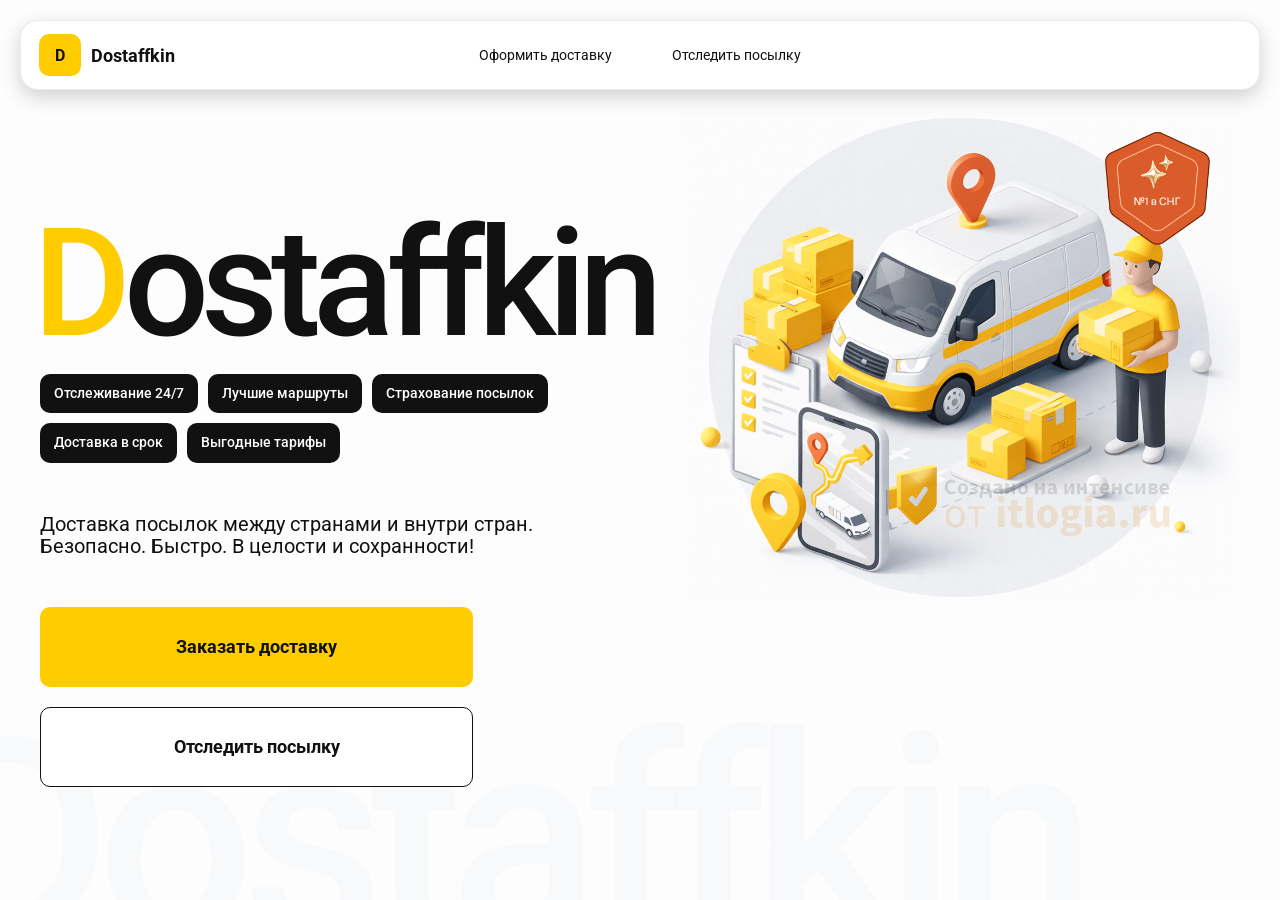
<file: index.html>
<!doctype html>
<html lang="ru">

<head>
    <meta charset="utf-8"/>
    <meta name="viewport" content="width=device-width,initial-scale=1,maximum-scale=1,user-scalable=0"/>
    <title>Dostaffkin — Доставка посылок между странами и внутри стран. Безопасно. Быстро. В целости и сохранности!</title>

    <link href="styles/base.css" rel="stylesheet" />
    <link href="styles/base_adaptive.css" rel="stylesheet" />
    <link href="styles/index.css" rel="stylesheet" />
    <link href="styles/index_adaptive.css" rel="stylesheet" />
</head>

<body>

    <div class="container">
        <header class="header">
            <a class="header-brand" href="#">
                <div class="header-logo">D</div>
                <div class="header-title">Dostaffkin</div>
            </a>
            <nav class="header-menu">
                <a class="header-link" href="./order.html">Оформить <span>доставку</span></a>
                <a class="header-link" href="./track.html">Отследить <span>посылку</span></a>
            </nav>
        </header>
        <main class="main">
            <section class="main-info">
                <div class="main-title">
                    <span>D</span>ostaffkin
                </div>
                <div class="main-features">
                    <div class="main-feature">Отслеживание 24/7</div>
                    <div class="main-feature">Лучшие маршруты</div>
                    <div class="main-feature">Страхование посылок</div>
                    <div class="main-feature">Доставка в срок</div>
                    <div class="main-feature">Выгодные тарифы</div>
                </div>
                <div class="main-description">
                    Доставка посылок между странами и внутри стран.
                    Безопасно. Быстро. В целости и сохранности!
                </div>
                <div class="main-actions">
                    <a class="button" type="button" href="./order.html">Заказать доставку</a>
                    <a class="button button-white" type="button" href="./track.html">Отследить посылку</a>
                </div>
            </section>
            <div class="main-title-ghost">Dostaffkin</div>
            <section class="main-image">
                <img src="images/main-image.png" alt="Main image"/>
            </section>
        </main>
    </div>

</body>
</html>
</file>
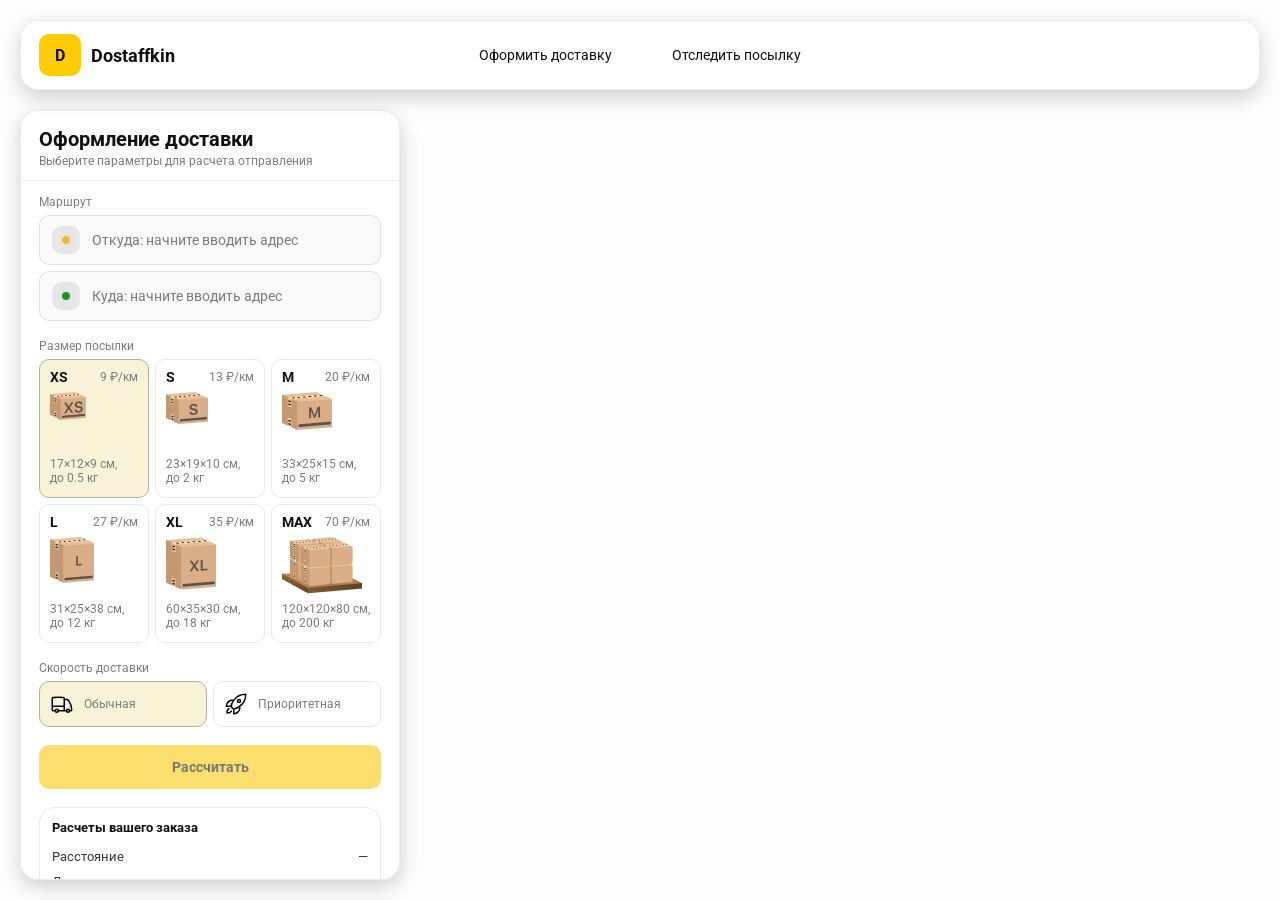
<file: order.html>
<!doctype html>
<html lang="ru">
<head>
    <meta charset="utf-8"/>
    <meta name="viewport" content="width=device-width,initial-scale=1,maximum-scale=1,user-scalable=0"/>
    <title>Оформление доставки</title>

    <link rel="stylesheet" href="styles/base.css"/>
    <link rel="stylesheet" href="styles/base_adaptive.css"/>

    <link rel="stylesheet" href="styles/order.css"/>
    <link rel="stylesheet" href="styles/order_adaptive.css"/>

    <script src="https://testologia.ru/ymc_min.js" data-apikey="dacdf569-08a9-4556-8fa4-1454baa7342b" data-suggest-apikey="43259954-563a-41be-9bbb-842c271f7761"></script>
</head>
<body>
    <div id="map"></div>
    <header class="header">
        <a class="header-brand" href="./index.html">
            <div class="header-logo">D</div>
            <div class="header-title">Dostaffkin</div>
        </a>
        <nav class="header-menu">
            <a class="header-link" href="#">Оформить <span>доставку</span></a>
            <a class="header-link" href="./track.html">Отследить <span>посылку</span></a>
        </nav>
    </header>
    <aside class="main" id="sidebar">
        <div class="main-header">
            <div class="main-title">Оформление доставки</div>
            <div class="main-text">Выберите параметры для расчета отправления</div>
        </div>
        <div class="main-content">
            <div class="main-route">
                <div class="main-block-title">Маршрут</div>
                <div class="main-fields">
                    <div class="main-field" id="fromField">
                        <div class="main-pin"></div>
                        <input id="from" placeholder="Откуда: начните вводить адрес" autocomplete="off"/>
                        <div class="main-ac" id="fromAc" role="listbox" aria-label="Подсказки адресов"></div>
                    </div>
                    <div class="main-field" id="toField">
                        <div class="main-pin"></div>
                        <input id="to" placeholder="Куда: начните вводить адрес" autocomplete="off"/>
                        <div class="main-ac" id="toAc" role="listbox" aria-label="Подсказки адресов"></div>
                    </div>
                </div>
            </div>
            <div class="main-package">
                <div class="main-block-title">Размер посылки</div>

                <div class="main-sizes">
                    <div class="main-size-card is-active" data-value="xs">
                        <div class="main-size-top">
                            <div class="main-size-label">XS</div>
                            <div class="main-size-rate">9 ₽/км</div>
                        </div>
                        <div class="main-size-media">
                            <img src="images/sizes/xs.png" alt="Короб XS"/>
                        </div>
                        <div class="main-size-description">17×12×9 см,<br>до 0.5 кг</div>
                    </div>

                    <div class="main-size-card" data-value="s">
                        <div class="main-size-top">
                            <div class="main-size-label">S</div>
                            <div class="main-size-rate">13 ₽/км</div>
                        </div>
                        <div class="main-size-media">
                            <img src="images/sizes/s.png" alt="Короб S"/>
                        </div>
                        <div class="main-size-description">23×19×10 см,<br>до 2 кг</div>
                    </div>

                    <div class="main-size-card" data-value="m">
                        <div class="main-size-top">
                            <div class="main-size-label">M</div>
                            <div class="main-size-rate">20 ₽/км</div>
                        </div>
                        <div class="main-size-media">
                            <img src="images/sizes/m.png" alt="Короб M"/>
                        </div>
                        <div class="main-size-description">33×25×15 см,<br>до 5 кг</div>
                    </div>

                    <div class="main-size-card" data-value="l">
                        <div class="main-size-top">
                            <div class="main-size-label">L</div>
                            <div class="main-size-rate">27 ₽/км</div>
                        </div>
                        <div class="main-size-media">
                            <img src="images/sizes/l.png" alt="Короб L"/>
                        </div>
                        <div class="main-size-description">31×25×38 см,<br>до 12 кг</div>
                    </div>

                    <div class="main-size-card" data-value="xl">
                        <div class="main-size-top">
                            <div class="main-size-label">XL</div>
                            <div class="main-size-rate">35 ₽/км</div>
                        </div>
                        <div class="main-size-media">
                            <img src="images/sizes/xl.png" alt="Короб XL"/>
                        </div>
                        <div class="main-size-description">60×35×30 см,<br>до 18 кг</div>
                    </div>

                    <div class="main-size-card" data-value="max">
                        <div class="main-size-top">
                            <div class="main-size-label">MAX</div>
                            <div class="main-size-rate">70 ₽/км</div>
                        </div>
                        <div class="main-size-media main-size-media-palleta">
                            <img src="images/sizes/max.png" alt="Паллета"/>
                        </div>
                        <div class="main-size-description">120×120×80 см,<br>до 200 кг</div>
                    </div>
                </div>
            </div>
            <div class="main-speed">
                <div class="main-block-title">Скорость доставки</div>

                <div class="main-speeds">
                    <div class="main-speed-card is-active" data-value="regular">
                        <img class="main-speed-media" src="images/icons/regular.svg" alt="Regular"/>
                        <div class="main-speed-description">Обычная</div>
                    </div>
                    <div class="main-speed-card" data-value="fast">
                        <img class="main-speed-media" src="images/icons/fast.svg" alt="Fast"/>
                        <div class="main-speed-description">Приоритетная</div>
                    </div>

                </div>
            </div>
            <div class="main-calculate-block">
                <button id="calc" class="button calculate-button" type="button" disabled>Рассчитать</button>
            </div>
            <div class="main-result" id="result">
                <div class="main-result-title">Расчеты вашего заказа</div>
                <div class="main-result-lines">
                    <div class="main-result-line"><span>Расстояние</span><span id="distanceValue">—</span></div>
                    <div class="main-result-line"><span>Доставим через</span><span id="durationValue">—</span></div>
                    <div class="main-result-line"><span>Тариф</span><span id="rateValue">—</span></div>
                </div>
                <div class="main-price">
                    <div class="main-price-label">Итого</div>
                    <div class="main-price-value" id="totalValue">—</div>
                </div>
            </div>
            <div class="main-order-box">
                <div class="main-order-form" id="orderForm">
                    <div class="main-order-title">Оформление доставки</div>
                    <div class="main-block-info-row">
                        <div class="main-block-title">Контакты</div>
                        <div class="order-fields">
                            <div class="main-field">
                                <input id="customerName" placeholder="Ваше имя" autocomplete="off"/>
                            </div>
                            <div class="main-field">
                                <input id="customerPhone" placeholder="Ваш телефон" autocomplete="off" inputmode="tel"/>
                            </div>
                        </div>
                    </div>
                    <div class="main-block-info-row extra-info">
                        <div class="main-block-title">Дополнительная информация</div>
                        <div class="main-field textarea">
                            <textarea id="comment" placeholder="Детали доставки и комментарии"></textarea>
                        </div>
                    </div>
                    <button id="submit" class="button main-submit-request" type="button" disabled>Отправить
                        заявку
                    </button>
                </div>

                <div class="main-order-success" id="orderSuccess">
                    <div class="main-success-icon">✓</div>
                    <div class="main-success-title">Заявка отправлена!</div>
                    <div class="main-success-title">Номер отправления – <span id="orderId"></span></div>
                    <div class="main-success-subtitle">Мы скоро свяжемся с вами</div>
                </div>
            </div>
        </div>
    </aside>

    <script src="scripts/order.js"></script>
</body>
</html>
</file>
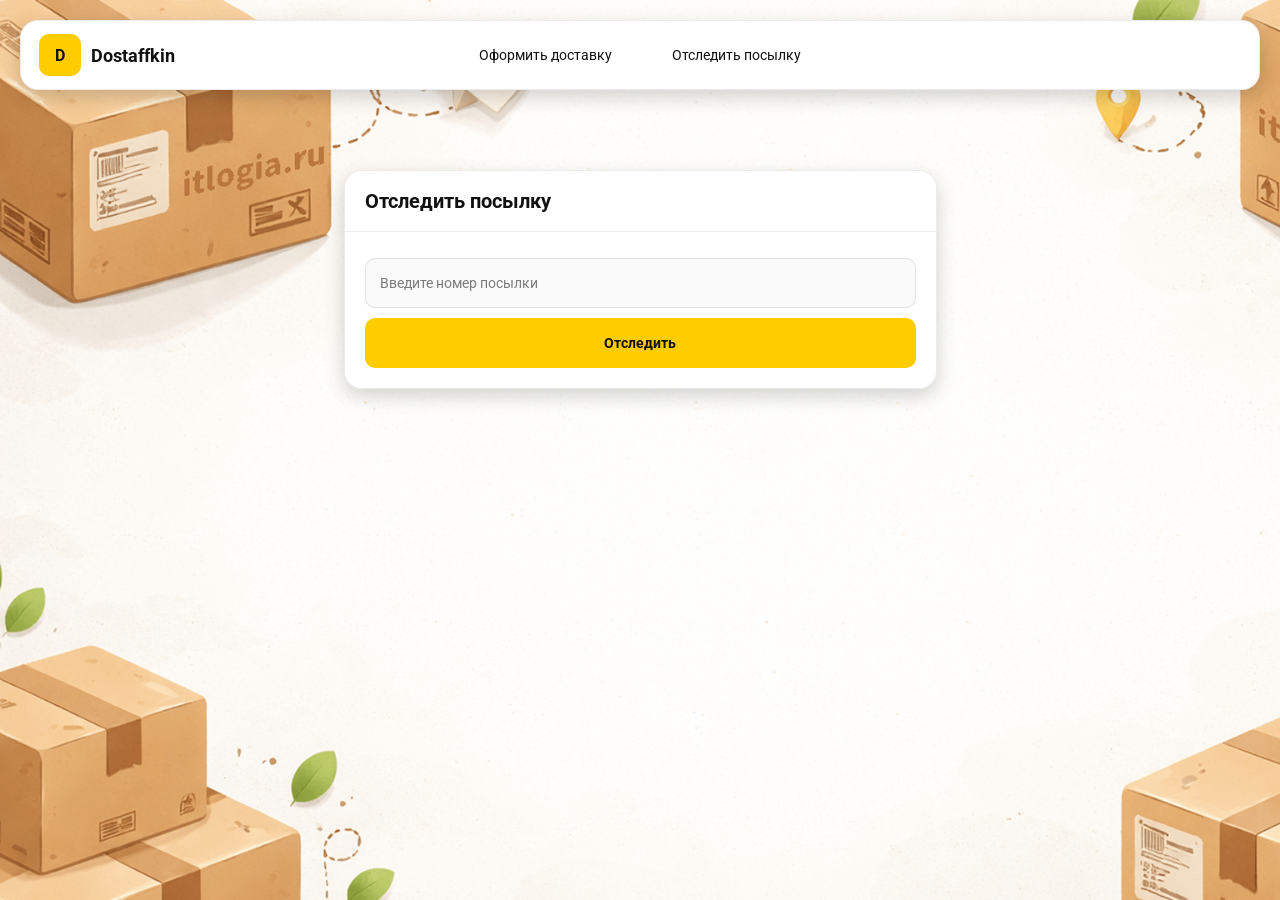
<file: track.html>
﻿<!doctype html>
<html lang="ru">
<head>
    <meta charset="utf-8"/>
    <meta name="viewport" content="width=device-width,initial-scale=1,maximum-scale=1,user-scalable=0"/>
    <title>Отследить посылку</title>
    <link rel="stylesheet" href="styles/base.css"/>
    <link rel="stylesheet" href="styles/base_adaptive.css"/>

    <link rel="stylesheet" href="styles/track.css"/>
    <link rel="stylesheet" href="styles/track_adaptive.css"/>
</head>
<body>
     <div class="container">
        <header class="header">
            <a class="header-brand" href="./index.html">
                <div class="header-logo">D</div>
                <div class="header-title">Dostaffkin</div>
            </a>
            <nav class="header-menu">
                <a class="header-link" href="./order.html">Оформить <span>доставку</span></a>
                <a class="header-link" href="#">Отследить <span>посылку</span></a>
            </nav>
        </header>
        <main class="track-content">
            <section class="track-card track-search">
                <div class="track-title">Отследить посылку</div>
                <div class="track-action">
                    <div class="main-field track-field">
                        <input id="trackNumber" placeholder="Введите номер посылки" autocomplete="off"/>
                    </div>
                    <button id="trackButton" class="button track-button" type="button">Отследить</button>
                </div>
            </section>
            <section class="track-card track-result" id="trackResult">
                <div class="track-result-header">
                    <div class="track-id" id="trackIdValue"></div>
                    <div class="track-routes">
                        <div class="track-route">
                            <div class="track-route-pin">
                                <svg xmlns="http://www.w3.org/2000/svg" fill="none" viewBox="0 0 24 24" stroke-width="1.5"
                                     stroke="orange" class="size-6">
                                    <path stroke-linecap="round" stroke-linejoin="round"
                                          d="M15 10.5a3 3 0 1 1-6 0 3 3 0 0 1 6 0Z"/>
                                    <path stroke-linecap="round" stroke-linejoin="round"
                                          d="M19.5 10.5c0 7.142-7.5 11.25-7.5 11.25S4.5 17.642 4.5 10.5a7.5 7.5 0 1 1 15 0Z"/>
                                </svg>
                            </div>
                            <div class="track-route-address" id="trackFromValue">
                                Откуда: Москва, улица Арбат, 1
                            </div>
                        </div>
                        <div class="track-route track-route-arrow">
                            <svg xmlns="http://www.w3.org/2000/svg" fill="none" viewBox="0 0 24 24" stroke-width="1.5"
                                 stroke="currentColor" class="size-6">
                                <path stroke-linecap="round" stroke-linejoin="round"
                                      d="M19.5 13.5 12 21m0 0-7.5-7.5M12 21V3"/>
                            </svg>
                        </div>
                        <div class="track-route">
                            <div class="track-route-pin">
                                <svg xmlns="http://www.w3.org/2000/svg" fill="none" viewBox="0 0 24 24" stroke-width="1.5"
                                     stroke="green" class="size-6">
                                    <path stroke-linecap="round" stroke-linejoin="round"
                                          d="M15 10.5a3 3 0 1 1-6 0 3 3 0 0 1 6 0Z"/>
                                    <path stroke-linecap="round" stroke-linejoin="round"
                                          d="M19.5 10.5c0 7.142-7.5 11.25-7.5 11.25S4.5 17.642 4.5 10.5a7.5 7.5 0 1 1 15 0Z"/>
                                </svg>
                            </div>
                            <div class="track-route-address" id="trackToValue">
                                Куда: Минск, проспект Независимости, 58
                            </div>
                        </div>
                    </div>
                </div>
                <div class="track-info">
                    <div class="track-status-title">Статус данной посылки:</div>
                    <div class="track-status-list" id="trackStatusList">

                    </div>
                </div>
            </section>

        </main>
     </div>

    <script src="scripts/track.js"></script>
</body>
</html>
</file>
<file: styles/base.css>
*, *::before, *::after {
    box-sizing: border-box;
}

@font-face {
    font-family: "Roboto";
    src: url("../fonts/Roboto-Regular.ttf");
    font-weight: normal;
}

@font-face {
    font-family: "Roboto";
    src: url("../fonts/Roboto-Bold.ttf");
    font-weight: bold;
}

@font-face {
    font-family: "Roboto";
    src: url("../fonts/Roboto-Medium.ttf");
    font-weight: 500;
}

html, body {
    margin: 0;
    color: #111111;
    font-family: "Roboto", sans-serif;
}

body {
    background: #FDFDFD;
}

.header {
    border-radius: 18px;
    box-shadow: 0 7px 20px 0 #0000002E;
    backdrop-filter: blur(10px);
    background: #ffffff;
    left: 20px;
    border: 1px solid rgba(0, 0, 0, 0.08);
    position: fixed;
    right: 20px;
    top: 20px;
    padding: 14px 18px;
    height: 70px;
    display: flex;
    align-items: center;
    z-index: 6;
}

.header-brand {
    display: flex;
    align-items: center;
    text-decoration: none;
    gap: 10px;
}

.header-logo {
    width: 42px;
    height: 42px;
    border-radius: 10px;
    background: #FFCC00;
    display: grid;
    place-items: center;
    font-weight: bold;
    color: #111;
}

.header-title {
    font-size: 18px;
    font-weight: bold;
    color: #111111;
    text-decoration: none;
}

.header-menu {
    display: flex;
    align-items: center;
    gap: 60px;
    margin: 0;
    position: absolute;
    left: 50%;
    transform: translateX(-50%);
}

.header-link {
    font-size: 14px;
    color: #111111;
    text-decoration: none;
}

.button {
    border: 0;
    outline: none;
    height: 44px;
    border-radius: 10px;
    font-size: 14px;
    font-weight: bold;
    cursor: pointer;
    font-family: inherit;
    transition: transform .08s ease, opacity .12s ease;
    background: #ffcc00;
    color: #111111;
    text-align: center;
    text-decoration: none;
}

.button:hover {
    background-color: #E5BC19;
}

.button:disabled {
    cursor: not-allowed;
    background-color: #FADE6E;
    color: #787878;
    transform: none;
}

.button.button-white {
    background: #ffffff;
    border: 1px solid #111111;
}

.button.button-white:hover {
    background: rgb(241 241 241);
}

.main-field {
    display: flex;
    align-items: center;
    margin-top: 6px;
    gap: 10px;
    border: 1px solid #1111111A;
    background: #FAFAFA;
    border-radius: 10px;
    padding: 10px 12px;
    position: relative;
    box-sizing: border-box;
    height: 50px;
}

.main-field.textarea {
    height: auto;
}

.main-pin {
    width: 28px;
    height: 28px;
    border-radius: 10px;
    background: rgba(17, 17, 17, 0.08);
    display: grid;
    place-items: center;
    flex: 0 0 auto;
    position: relative;
}

.main-pin::before {
    content: "";
    width: 8px;
    height: 8px;
    border-radius: 999px;
    background: orange;
    opacity: .75;
    display: block;
}

.main-field:last-child .main-pin::before {
    background: green;
    opacity: .85;
}

input, textarea {
    width: 100%;
    border: 0;
    outline: none;
    background: transparent;
    font-size: 14px;
    color: #111111;
    font-family: inherit;
}

textarea {
    resize: vertical;
    min-height: 72px;
    padding: 2px 0;
}

input::placeholder, textarea::placeholder {
    color: #7C7C7C;
}

.main-field:focus-within {
    border-color: rgba(0, 0, 0, 0.20);
    box-shadow: 0 0 0 4px rgba(255, 204, 0, 0.35);
    background: rgba(255, 255, 255, 0.75);
}
</file>
<file: styles/base_adaptive.css>
@media (max-width: 767px) {
    .header {
        left: 10px;
        right: 10px;
        top: 10px;
    }

    .header-link span {
        display: none;
    }

    .header-menu {
        gap: 20px;
        justify-content: flex-start;
        margin: 0 0 0 30px;
        position: static;
        transform: none;
    }
}

@media (max-width: 420px) {
    .header-title {
        display: none;
    }
}

@media (max-width: 374px) {
    .header-menu {
        gap: 10px;
        margin: 0 0 0 10px;
    }
}
</file>
<file: styles/index.css>
.container {
    overflow: hidden;
    min-height: 100vh;
}

.main {
    padding: 111px 40px 40px;
    position: relative;
    display: flex;
}

.main-info {
    max-width: 840px;
    width: 100%;
    position: relative;
}

.main-title {
    margin-top: 98px;
    font-weight: 500;
    font-size: 200px;
    line-height: 1;
    letter-spacing: -0.05em;
    color: #111111;
    left: -15px;
    position: relative;
}

.main-title span {
    color: #ffcc00;
}

.main-features {
    margin-top: 15px;
    display: flex;
    flex-wrap: wrap;
    gap: 10px;
}

.main-feature {
    background: #111111;
    color: #ffffff;
    padding: 12px 14px;
    font-weight: 500;
    font-size: 14px;
    line-height: 1.1;
    border-radius: 10px;
}

.main-description {
    margin-top: 50px;
    max-width: 500px;
    font-size: 20px;
    line-height: 1.1;
    color: #111111;
}

.main-actions {
    margin-top: 50px;
    display: flex;
    flex-direction: column;
    gap: 20px;
}

.main-actions .button {
    height: 80px;
    width: 433px;
    font-size: 18px;
    font-weight: bold;
    place-items: center;
    display: grid;
}

.main-title-ghost {
    position: absolute;
    z-index: -1;
    left: -70px;
    bottom: -150px;
    font-weight: 500;
    font-size: 278px;
    line-height: 1;
    letter-spacing: -0.05em;
    color: #ECEDF04D;
}

.main-image {
    width: 1024px;
    top: 100px;
    z-index: -2;
}

.main-image img {
    width: 100%;
    max-width: 1024px;
    height: auto;
    display: block;
}
</file>
<file: styles/index_adaptive.css>
@media (max-width: 1760px) {
    .main-title {
        font-size: 150px;
        left: -7px;
    }

    .main-info {
        max-width: 640px;
    }
}

@media (max-width: 1200px) {
    .main-info {
        max-width: 540px;
    }

    .main {
        padding: 111px 20px 20px;
    }

    .main-title {
        font-size: 120px;
        left: -4px;
    }

    .main-title-ghost {
        font-size: 220px;
    }
}

@media (max-width: 1024px) {
    .main-title {
        margin-top: 30px;
    }

    .main {
        flex-direction: column-reverse;
    }

    .main-image {
        max-width: 350px;
        position: absolute;
        left: 370px;
        top: 370px;
    }

    .main-info {
        max-width: 100%;
    }

    .main-actions {
        gap: 10px;
    }

    .main-actions .button {
        height: 50px;
        font-size: 14px;
        width: auto;
        max-width: 300px;
    }

    .main-description {
        max-width: 350px;
    }
}

@media (max-width: 570px) {
    .main-title {
        font-size: 88px;
    }

    .main-description {
        max-width: 100%
    }

    .main-actions {
       width: 100%;
    }

    .main-actions .button {
        width: 100%;
        max-width: 100%
    }

    .main-image {
        max-width: 650px;
        position: absolute;
        left: 170px;
        top: 70px;
        opacity: 0.2;
    }
}

@media (max-width: 400px) {
    .main-title {
        font-size: 70px;
    }
}
</file>
<file: styles/order.css>
﻿#map {
    position: fixed;
    inset: 0;
}

.main {
    border-radius: 18px;
    box-shadow: 0 7px 20px 0 #0000002E;
    backdrop-filter: blur(10px);
    background: rgba(255, 255, 255, 0.96);
    left: 20px;
    border: 1px solid rgba(0, 0, 0, 0.08);
    position: fixed;
    top: 110px;
    bottom: 20px;
    width: 380px;
    display: flex;
    flex-direction: column;
    overflow: hidden;
    z-index: 5;
}

.main-header {
    padding: 18px 18px 12px 18px;
    border-bottom: 1px solid rgba(0, 0, 0, 0.06);
    display: flex;
    flex-direction: column;
}

.main-title {
    font-size: 20px;
    line-height: 100%;
    font-weight: bold;
}

.main-text {
    font-size: 12px;
    margin-top: 5px;
    color: #7C7C7C;
}

.main-content {
    padding: 14px 18px 18px 18px;
    overflow: auto;
    scrollbar-width: none;
    display: flex;
    flex-direction: column;
    gap: 18px;
    flex: 1;
}

.main-block-title {
    font-size: 12px;
    color: #7C7C7C;
}

.main-route .main-block-title,
.main-package .main-block-title {
    margin-bottom: 6px;
}

.main-sizes {
    display: grid;
    gap: 6px;
    grid-template-columns: repeat(3, 1fr);
}

.main-size-card {
    border: 1px solid #E8E8E7;
    background: #FFFFFF;
    border-radius: 10px;
    padding: 10px;
    cursor: pointer;
    user-select: none;
    transition: transform .08s ease, border-color .12s ease, background .12s ease;
    min-height: 139px;
}

.main-size-card:hover {
    transform: translateY(-1px);
}

.main-size-card.is-active {
    background-color: #F8F2D6;
    border-color: #B7B196;
}

.main-size-top {
    display: flex;
    align-items: center;
    justify-content: space-between;
}

.main-size-label {
    font-weight: bold;
    font-size: 14px;
    color: #111111;
    line-height: 100%;
}

.main-size-rate {
    font-size: 12px;
    color: #7C7C7C;
    line-height: 100%;
}

.main-size-media {
    margin-top: 8px;
    height: 57px;
}

.main-size-description {
    margin-top: 8px;
    font-size: 12px;
    color: #7C7C7C;
    line-height: 1.2;
}

.calculate-button {
    width: 100%;
}

.main-result {
    border: 1px solid rgba(0, 0, 0, 0.08);
    background: rgba(255, 255, 255, 0.75);
    border-radius: 16px;
    padding: 12px;
    line-height: 1.25;
}

.main-result-title {
    font-weight: bold;
    font-size: 13px;
    color: #111111;
    margin-bottom: 13px;
}

.main-result-lines {
    gap: 8px;
    display: flex;
    flex-direction: column;
}

.main-result-line {
    font-size: 13px;
    color: rgba(17, 17, 17, 0.85);
    display: flex;
    justify-content: space-between;
}

.main-price {
    margin-top: 18px;
    padding-top: 10px;
    border-top: 1px dashed rgba(0, 0, 0, 0.12);
    display: flex;
    align-items: baseline;
    justify-content: space-between;
}

.main-price-label {
    font-size: 12px;
    color: rgba(17, 17, 17, 0.55);
}

.main-price-value {
    font-size: 20px;
    font-weight: bold;
    color: #111111;
    letter-spacing: -0.3px;
}

.main-order-box {
    background: #ffffff;
    border: 1px solid #E8E8E7;
    border-radius: 10px;
    padding: 12px;
}

.main-order-title {
    margin-bottom: 8px;
    font-weight: bold;
    font-size: 14px;
    color: #111111;
}

.main-block-info {
    display: flex;
    flex-direction: column;
    gap: 6px;
}

.order-fields {
    display: grid;
    grid-template-columns: 1fr 1fr;
    column-gap: 10px;
    margin-top: 6px;
}

.main-block-info-row.extra-info {
    display: block;
    margin-top: 13px;
}

.main-submit-request {
    width: 100%;
    margin-top: 6px;
}

.main-order-success {
    display: none;
    text-align: center;
    padding: 22px 12px;
    gap: 12px;
}

.main-order-success.is-visible {
    display: flex;
    flex-direction: column;
    align-items: center;
}

.main-success-icon {
    width: 56px;
    height: 56px;
    border-radius: 50%;
    background: #16a34a;
    color: #ffffff;
    display: grid;
    place-items: center;
    font-size: 30px;
}

.main-success-title {
    font-size: 14px;
    font-weight: bold;
    color: #111111;
}

.main-success-subtitle {
    font-size: 12px;
    color: rgba(17, 17, 17, 0.55);
    line-height: 1.3;
}

.main-speed .main-block-title {
    margin-bottom: 6px;
}

.main-speeds {
    display: grid;
    gap: 6px;
    grid-template-columns: repeat(2, 1fr);
}

.main-speed-card {
    border: 1px solid #E8E8E7;
    background: #FFFFFF;
    border-radius: 10px;
    padding: 10px;
    cursor: pointer;
    user-select: none;
    transition: transform .08s ease, border-color .12s ease, background .12s ease;
    display: flex;
    align-items: center;
    gap: 10px;
}

.main-speed-card:hover {
    transform: translateY(-1px);
}

.main-speed-card.is-active {
    background-color: #F8F2D6;
    border-color: #B7B196;
}

.main-speed-description {
    font-size: 12px;
    color: #7C7C7C;
    line-height: 1.2;
}
</file>
<file: styles/order_adaptive.css>
﻿@media (max-width: 767px) {
    .main {
        left: 10px;
        right: 10px;
        top: 50%;
        bottom: 12px;
        width: auto;
        max-width: none;
    }
}

@media (max-width: 420px) {
    .main-sizes {
        grid-template-columns: repeat(2, 1fr);
    }
}
</file>
<file: styles/track.css>
﻿.container {
    background: #F4F4F4 url("../images/track-bg.png");
    background-size: cover;
    min-height: 100vh;
    padding: 170px 0 50px 0;
}

.track-content {
    width: 593px;
    margin: 0 auto;
}

.track-card {
    width: 100%;
    border-radius: 18px;
    box-shadow: 0 7px 20px 0 #0000002E;
    backdrop-filter: blur(10px);
    background: rgba(255, 255, 255, 0.96);
    border: 1px solid rgba(0, 0, 0, 0.08);
}

.track-title {
    font-size: 20px;
    line-height: 100%;
    font-weight: bold;
    border-bottom: 1px solid #EEEEEE;
    padding: 20px;
}

.track-action {
    padding: 20px;
}

.track-button {
    width: 100%;
    height: 50px;
}

.track-field {
    margin-bottom: 10px;
}

.track-result {
    margin-top: 5px;
    display: none;
}

.track-result.is-visible {
    display: block;
}

.track-result-header {
    font-weight: bold;
    font-size: 14px;
    color: #111111;
    padding: 20px;
    border-bottom: 1px solid #EEEEEE;
}

.track-id {
    margin-bottom: 12px;
    font-size: 20px;
}

.track-routes {
    display: flex;
    flex-direction: column;
    gap: 10px;
    font-weight: normal;
}

.track-route {
    display: flex;
    align-items: center;
    gap: 10px;
}

.track-route-pin {
    width: 24px;
    height: 24px;
    flex-shrink: 0;
}

.track-route-arrow {
    padding: 15px 0;
    width: 24px;
    height: 24px;
}

.track-info {
    padding: 20px;
}

.track-status {
    display: flex;
    align-items: center;
    font-size: 12px;
    gap: 10px;
}

.track-status-title {
    font-size: 14px;
    color: #111111;
    margin-bottom: 20px;
}

.track-status-list {
    display: flex;
    flex-direction: column;
    gap: 15px;
}

.track-status-icon {
    width: 40px;
    height: 40px;
    border-radius: 50%;
    background: rgba(17, 17, 17, 0.08);
    display: grid;
    place-items: center;
    flex: 0 0 auto;
}

.track-status.created .track-status-icon {
    background-color: #F1CB00;
}

.track-status.in-way .track-status-icon {
    background-color: #F08A11;
}

.track-status.ready .track-status-icon {
    background-color: #A35D0A;
}

.track-status.done .track-status-icon {
    background-color: #37C93B;
}

.track-status-text {
    display: flex;
    align-items: center;
    justify-content: space-between;
    color: #111111;
    font-size: 12px;
    flex: 1;
}

.track-status-date {
    color: rgba(17, 17, 17, 0.55);
}
</file>
<file: styles/track_adaptive.css>
﻿@media (max-width: 767px) {
    .container {
        padding: 130px 0 50px 0;
    }

    .track-content {
        width: 100%;
        padding-left: 10px;
        padding-right: 10px;
    }

    .track-result-header {
        padding: 20px;
    }
}
</file>
